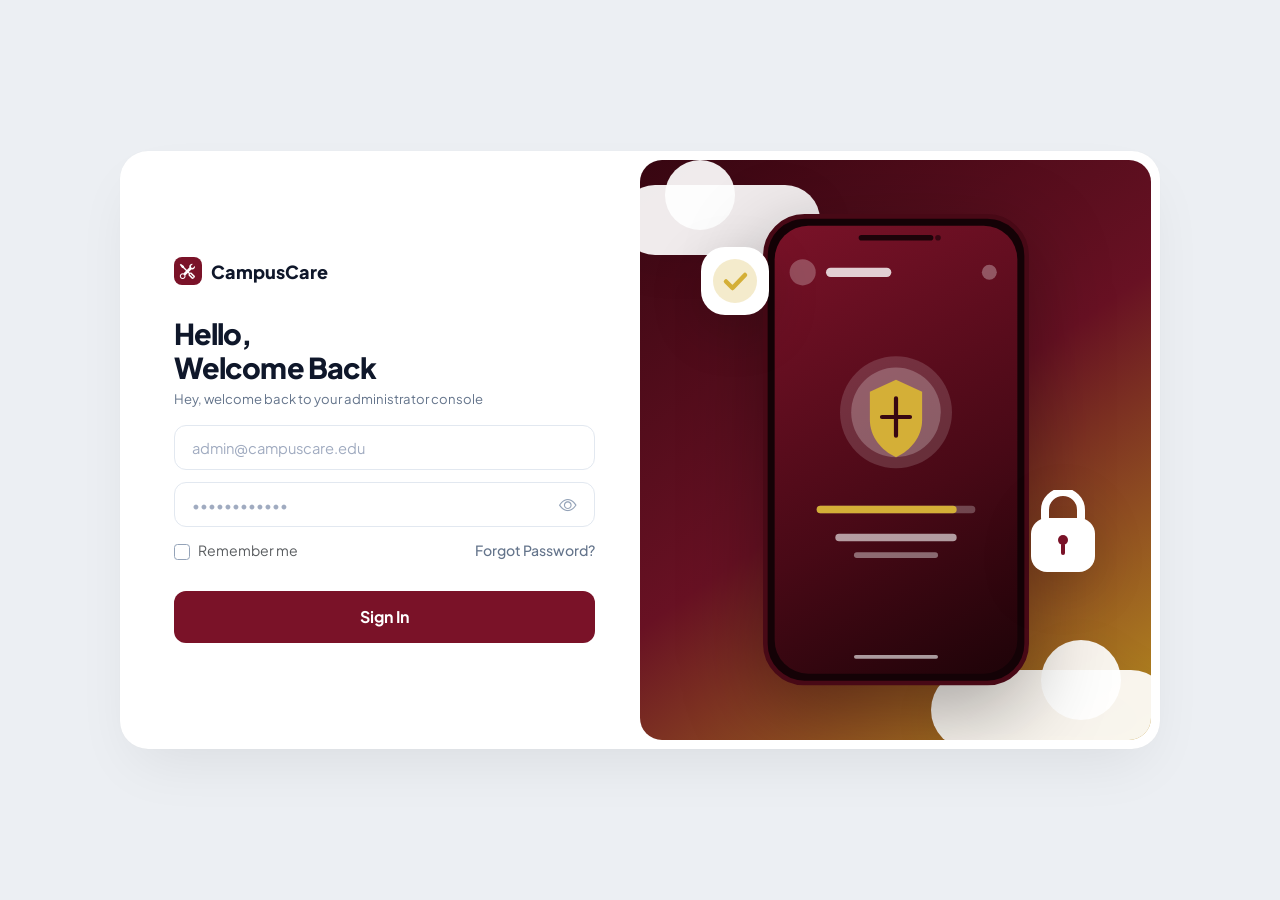
<file: frontend/login-admin.html>
<!DOCTYPE html>
<html lang="en">
<head>
    <meta charset="UTF-8">
    <meta name="viewport" content="width=device-width, initial-scale=1.0">
    <title>Administrator Sign In | CampusCare</title>
    <!-- Bootstrap 5 CSS -->
    <link href="https://cdn.jsdelivr.net/npm/bootstrap@5.3.3/dist/css/bootstrap.min.css" rel="stylesheet">
    <!-- Bootstrap Icons -->
    <link rel="stylesheet" href="https://cdn.jsdelivr.net/npm/bootstrap-icons@1.11.3/font/bootstrap-icons.min.css">
    <!-- Google Fonts -->
    <link rel="preconnect" href="https://fonts.googleapis.com">
    <link rel="preconnect" href="https://fonts.gstatic.com" crossorigin>
    <link href="https://fonts.googleapis.com/css2?family=Plus+Jakarta+Sans:wght@300;400;500;600;700;800&display=swap" rel="stylesheet">
    <!-- Custom Theme Styles -->
    <link rel="stylesheet" href="css/style.css">
</head>
<body>

    <div class="auth-split-container">
        <div class="row g-0 align-items-stretch">

            <!-- LEFT SIDE: FORM -->
            <div class="col-12 col-lg-6">
                <div class="auth-form-side">

                    <!-- Brand Header -->
                    <a href="#" class="brand-title">
                        <span class="brand-icon-box brand-icon-maroon">
                            <i class="bi bi-tools"></i>
                        </span>
                        <span>CampusCare</span>
                    </a>

                    <!-- Dynamic Feedback Toast -->
                    <div id="adminFeedback" class="feedback-box"></div>

                    <!-- SIGN IN VIEW (ADMINISTRATOR ONLY) -->
                    <div id="adminSignInContainer">
                        <h1 class="auth-heading">Hello,<br>Welcome Back</h1>
                        <p class="auth-subheading">Hey, welcome back to your administrator console</p>

                        <form id="adminLoginForm" novalidate>
                            <!-- Email Input -->
                            <div class="form-group-custom">
                                <input type="email" class="form-control-custom input-focus-gold" id="adminEmail" placeholder="admin@campuscare.edu" required autocomplete="username">
                            </div>

                            <!-- Password Input with Toggle -->
                            <div class="form-group-custom input-with-action">
                                <input type="password" class="form-control-custom input-focus-gold" id="adminPassword" placeholder="••••••••••••" required autocomplete="current-password">
                                <button type="button" class="input-action-btn" onclick="togglePasswordVisibility('adminPassword', 'adminEyeIcon')">
                                    <i class="bi bi-eye" id="adminEyeIcon"></i>
                                </button>
                            </div>

                            <!-- Options: Remember Me & Forgot Password -->
                            <div class="auth-options">
                                <div class="form-check m-0 d-flex align-items-center gap-2">
                                    <input class="form-check-input form-check-gold" type="checkbox" id="adminRememberMe">
                                    <label class="form-check-label text-muted" for="adminRememberMe">
                                        Remember me
                                    </label>
                                </div>
                                <a href="#" class="auth-link" onclick="alert('Administrative master password recovery requires database key verification.'); return false;">Forgot Password?</a>
                            </div>

                            <!-- Submit Button -->
                            <button type="submit" id="adminSubmitBtn" class="btn-auth-submit btn-maroon">
                                Sign In
                            </button>
                        </form>
                    </div>

                </div>
            </div>

            <!-- RIGHT SIDE: VISUAL HERO ARTWORK -->
            <div class="col-12 col-lg-6 d-none d-lg-block">
                <div class="auth-visual-side visual-bg-admin">
                    <!-- Fluffy Top Cloud -->
                    <div class="cloud cloud-top-left"></div>

                    <!-- Floating Checkmark Badge -->
                    <div class="floating-badge badge-check">
                        <svg width="68" height="68" viewBox="0 0 68 68" fill="none" xmlns="http://www.w3.org/2000/svg">
                            <rect width="68" height="68" rx="24" fill="#FFFFFF" />
                            <circle cx="34" cy="34" r="22" fill="#D4AF37" fill-opacity="0.25" />
                            <path d="M25 34.5L31.5 41L44 28" stroke="#D4AF37" stroke-width="4.5" stroke-linecap="round" stroke-linejoin="round" />
                        </svg>
                    </div>

                    <!-- Floating Lock Badge -->
                    <div class="floating-badge badge-lock">
                        <svg width="74" height="88" viewBox="0 0 74 88" fill="none" xmlns="http://www.w3.org/2000/svg">
                            <rect x="5" y="28" width="64" height="54" rx="16" fill="#FFFFFF" />
                            <path d="M19 28V20C19 10.0589 27.0589 2 37 2C46.9411 2 55 10.0589 55 20V28" stroke="#FFFFFF" stroke-width="8" stroke-linecap="round" />
                            <circle cx="37" cy="50" r="5" fill="#7A1228" />
                            <path d="M37 55V63" stroke="#7A1228" stroke-width="4" stroke-linecap="round" />
                        </svg>
                    </div>

                    <!-- Smartphone Mockup with Admin Operations Graphic -->
                    <div class="position-relative" style="z-index: 2; width: 280px;">
                        <svg viewBox="0 0 300 520" fill="none" xmlns="http://www.w3.org/2000/svg" style="filter: drop-shadow(0 25px 40px rgba(0, 0, 0, 0.32));">
                            <!-- Phone Body -->
                            <rect x="10" y="10" width="280" height="500" rx="42" fill="#140206" stroke="#480916" stroke-width="5" />
                            <!-- Screen -->
                            <rect x="20" y="20" width="260" height="480" rx="36" fill="url(#screenGradAdmin)" />
                            <!-- Speaker / Camera Notch -->
                            <rect x="110" y="30" width="80" height="6" rx="3" fill="#1C0309" />
                            <circle cx="195" cy="33" r="3" fill="#360612" />

                            <!-- Screen Header -->
                            <circle cx="50" cy="70" r="14" fill="#FFFFFF" fill-opacity="0.25" />
                            <rect x="75" y="65" width="70" height="10" rx="5" fill="#FFFFFF" fill-opacity="0.8" />
                            <circle cx="250" cy="70" r="8" fill="#FFFFFF" fill-opacity="0.3" />

                            <!-- Central Admin Shield Graphic -->
                            <circle cx="150" cy="220" r="60" fill="#FFFFFF" fill-opacity="0.15" />
                            <circle cx="150" cy="220" r="48" fill="#FFFFFF" fill-opacity="0.22" />
                            <path d="M150 185L178 198V228C178 246 166 261 150 268C134 261 122 246 122 228V198L150 185Z" fill="#D4AF37" />
                            <path d="M150 205V245M135 225H165" stroke="#380712" stroke-width="4.5" stroke-linecap="round" />

                            <!-- Progress Bar -->
                            <rect x="65" y="320" width="170" height="8" rx="4" fill="#FFFFFF" fill-opacity="0.25" />
                            <rect x="65" y="320" width="150" height="8" rx="4" fill="#D4AF37" />

                            <!-- Subtext in Screen -->
                            <rect x="85" y="350" width="130" height="8" rx="4" fill="#FFFFFF" fill-opacity="0.6" />
                            <rect x="105" y="370" width="90" height="6" rx="3" fill="#FFFFFF" fill-opacity="0.4" />

                            <!-- Bottom Home Bar -->
                            <rect x="105" y="480" width="90" height="4" rx="2" fill="#FFFFFF" fill-opacity="0.6" />

                            <!-- Gradients -->
                            <defs>
                                <linearGradient id="screenGradAdmin" x1="20" y1="20" x2="280" y2="500" gradientUnits="userSpaceOnUse">
                                    <stop stop-color="#7A1228" />
                                    <stop offset="0.6" stop-color="#480916" />
                                    <stop offset="1" stop-color="#1E0308" />
                                </linearGradient>
                            </defs>
                        </svg>
                    </div>

                    <!-- Fluffy Bottom Cloud -->
                    <div class="cloud cloud-bottom-right"></div>
                </div>
            </div>

        </div>
    </div>

    <!-- Bootstrap 5 JS -->
    <script src="https://cdn.jsdelivr.net/npm/bootstrap@5.3.3/dist/js/bootstrap.bundle.min.js"></script>
    <!-- API Client JS -->
    <script src="js/api.js"></script>

    <script>
        document.getElementById('adminLoginForm').addEventListener('submit', async function(e) {
            e.preventDefault();
            const email = document.getElementById('adminEmail').value.trim();
            const password = document.getElementById('adminPassword').value;
            const submitBtn = document.getElementById('adminSubmitBtn');

            if (!email || !password) {
                showFeedback('adminFeedback', 'Please provide administrator email and password.', 'error');
                return;
            }

            await handleLogin({
                email,
                password,
                portalRole: 'admin',
                feedbackId: 'adminFeedback',
                submitBtn
            });
        });
    </script>
</body>
</html>
</file>
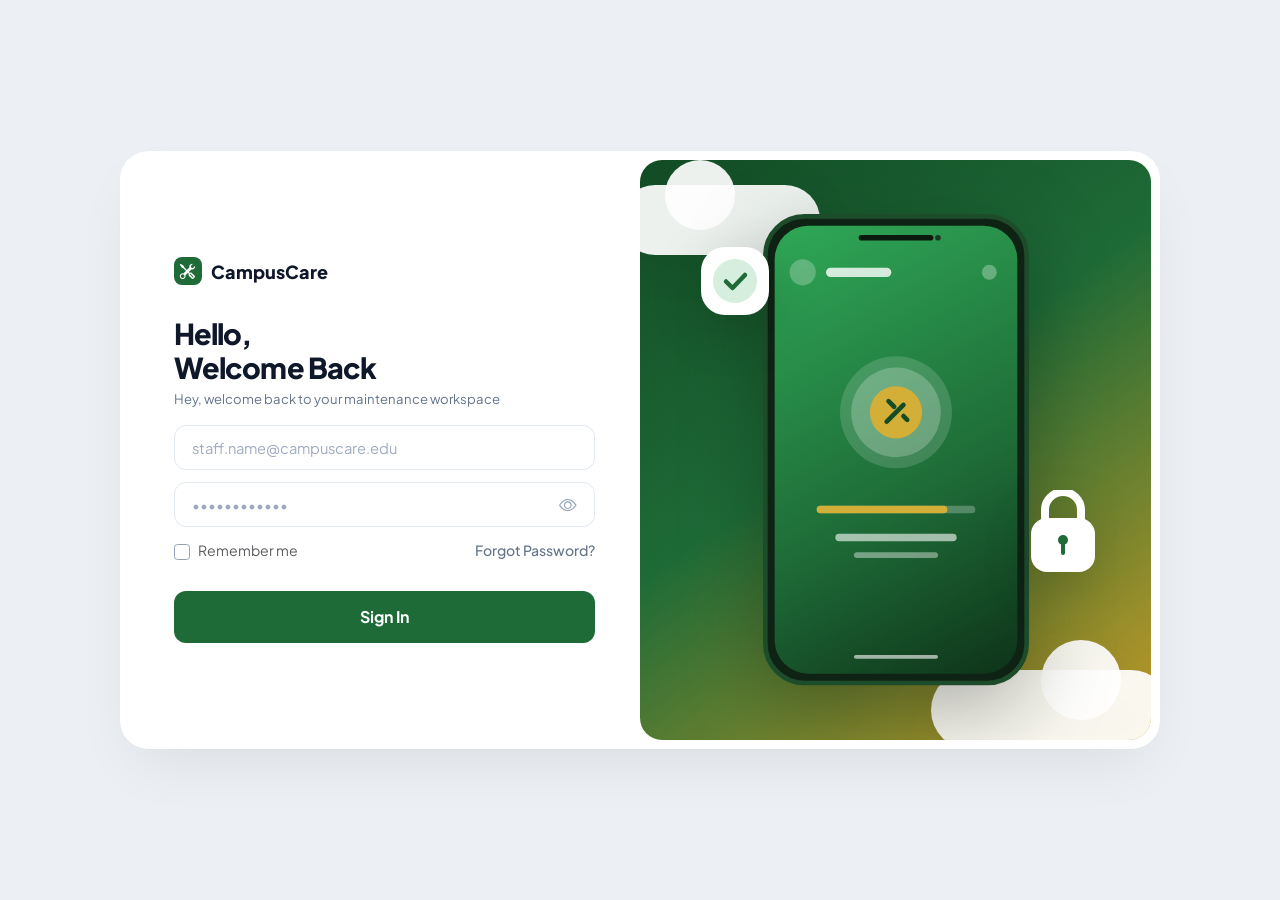
<file: frontend/login-maintenance.html>
<!DOCTYPE html>
<html lang="en">
<head>
    <meta charset="UTF-8">
    <meta name="viewport" content="width=device-width, initial-scale=1.0">
    <title>Maintenance Staff Sign In | CampusCare</title>
    <!-- Bootstrap 5 CSS -->
    <link href="https://cdn.jsdelivr.net/npm/bootstrap@5.3.3/dist/css/bootstrap.min.css" rel="stylesheet">
    <!-- Bootstrap Icons -->
    <link rel="stylesheet" href="https://cdn.jsdelivr.net/npm/bootstrap-icons@1.11.3/font/bootstrap-icons.min.css">
    <!-- Google Fonts -->
    <link rel="preconnect" href="https://fonts.googleapis.com">
    <link rel="preconnect" href="https://fonts.gstatic.com" crossorigin>
    <link href="https://fonts.googleapis.com/css2?family=Plus+Jakarta+Sans:wght@300;400;500;600;700;800&display=swap" rel="stylesheet">
    <!-- Custom Theme Styles -->
    <link rel="stylesheet" href="css/style.css">
</head>
<body>

    <div class="auth-split-container">
        <div class="row g-0 align-items-stretch">

            <!-- LEFT SIDE: FORM -->
            <div class="col-12 col-lg-6">
                <div class="auth-form-side">

                    <!-- Brand Header -->
                    <a href="#" class="brand-title">
                        <span class="brand-icon-box brand-icon-green">
                            <i class="bi bi-tools"></i>
                        </span>
                        <span>CampusCare</span>
                    </a>

                    <!-- Dynamic Feedback Toast -->
                    <div id="maintFeedback" class="feedback-box"></div>

                    <!-- SIGN IN VIEW (MAINTENANCE ONLY) -->
                    <div id="maintSignInContainer">
                        <h1 class="auth-heading">Hello,<br>Welcome Back</h1>
                        <p class="auth-subheading">Hey, welcome back to your maintenance workspace</p>

                        <form id="maintLoginForm" novalidate>
                            <!-- Email Input -->
                            <div class="form-group-custom">
                                <input type="email" class="form-control-custom input-focus-green" id="maintEmail" placeholder="staff.name@campuscare.edu" required autocomplete="username">
                            </div>

                            <!-- Password Input with Toggle -->
                            <div class="form-group-custom input-with-action">
                                <input type="password" class="form-control-custom input-focus-green" id="maintPassword" placeholder="••••••••••••" required autocomplete="current-password">
                                <button type="button" class="input-action-btn" onclick="togglePasswordVisibility('maintPassword', 'maintEyeIcon')">
                                    <i class="bi bi-eye" id="maintEyeIcon"></i>
                                </button>
                            </div>

                            <!-- Options: Remember Me & Forgot Password -->
                            <div class="auth-options">
                                <div class="form-check m-0 d-flex align-items-center gap-2">
                                    <input class="form-check-input form-check-green" type="checkbox" id="maintRememberMe">
                                    <label class="form-check-label text-muted" for="maintRememberMe">
                                        Remember me
                                    </label>
                                </div>
                                <a href="#" class="auth-link" onclick="alert('Please contact your Facilities Supervisor to reset your credentials.'); return false;">Forgot Password?</a>
                            </div>

                            <!-- Submit Button -->
                            <button type="submit" id="maintSubmitBtn" class="btn-auth-submit btn-green">
                                Sign In
                            </button>
                        </form>
                    </div>

                </div>
            </div>

            <!-- RIGHT SIDE: VISUAL HERO ARTWORK -->
            <div class="col-12 col-lg-6 d-none d-lg-block">
                <div class="auth-visual-side visual-bg-maintenance">
                    <!-- Fluffy Top Cloud -->
                    <div class="cloud cloud-top-left"></div>

                    <!-- Floating Checkmark Badge -->
                    <div class="floating-badge badge-check">
                        <svg width="68" height="68" viewBox="0 0 68 68" fill="none" xmlns="http://www.w3.org/2000/svg">
                            <rect width="68" height="68" rx="24" fill="#FFFFFF" />
                            <circle cx="34" cy="34" r="22" fill="#2FA857" fill-opacity="0.2" />
                            <path d="M25 34.5L31.5 41L44 28" stroke="#1E6B37" stroke-width="4.5" stroke-linecap="round" stroke-linejoin="round" />
                        </svg>
                    </div>

                    <!-- Floating Lock Badge -->
                    <div class="floating-badge badge-lock">
                        <svg width="74" height="88" viewBox="0 0 74 88" fill="none" xmlns="http://www.w3.org/2000/svg">
                            <rect x="5" y="28" width="64" height="54" rx="16" fill="#FFFFFF" />
                            <path d="M19 28V20C19 10.0589 27.0589 2 37 2C46.9411 2 55 10.0589 55 20V28" stroke="#FFFFFF" stroke-width="8" stroke-linecap="round" />
                            <circle cx="37" cy="50" r="5" fill="#1E6B37" />
                            <path d="M37 55V63" stroke="#1E6B37" stroke-width="4" stroke-linecap="round" />
                        </svg>
                    </div>

                    <!-- Smartphone Mockup with Maintenance Graphic -->
                    <div class="position-relative" style="z-index: 2; width: 280px;">
                        <svg viewBox="0 0 300 520" fill="none" xmlns="http://www.w3.org/2000/svg" style="filter: drop-shadow(0 25px 40px rgba(0, 0, 0, 0.28));">
                            <!-- Phone Body -->
                            <rect x="10" y="10" width="280" height="500" rx="42" fill="#0E2314" stroke="#1D4C2B" stroke-width="5" />
                            <!-- Screen -->
                            <rect x="20" y="20" width="260" height="480" rx="36" fill="url(#screenGradMaint)" />
                            <!-- Speaker / Camera Notch -->
                            <rect x="110" y="30" width="80" height="6" rx="3" fill="#0B1A0E" />
                            <circle cx="195" cy="33" r="3" fill="#1C3822" />

                            <!-- Screen Header -->
                            <circle cx="50" cy="70" r="14" fill="#FFFFFF" fill-opacity="0.25" />
                            <rect x="75" y="65" width="70" height="10" rx="5" fill="#FFFFFF" fill-opacity="0.8" />
                            <circle cx="250" cy="70" r="8" fill="#FFFFFF" fill-opacity="0.3" />

                            <!-- Central Maintenance Tools Circle -->
                            <circle cx="150" cy="220" r="60" fill="#FFFFFF" fill-opacity="0.15" />
                            <circle cx="150" cy="220" r="48" fill="#FFFFFF" fill-opacity="0.22" />
                            <!-- Wrench & Gear Graphic -->
                            <circle cx="150" cy="220" r="28" fill="#D4AF37" />
                            <path d="M142 208L148 214M158 224L162 228" stroke="#134C25" stroke-width="5" stroke-linecap="round" />
                            <path d="M140 230L158 212" stroke="#134C25" stroke-width="5" stroke-linecap="round" />

                            <!-- Progress Bar -->
                            <rect x="65" y="320" width="170" height="8" rx="4" fill="#FFFFFF" fill-opacity="0.25" />
                            <rect x="65" y="320" width="140" height="8" rx="4" fill="#D4AF37" />

                            <!-- Subtext in Screen -->
                            <rect x="85" y="350" width="130" height="8" rx="4" fill="#FFFFFF" fill-opacity="0.6" />
                            <rect x="105" y="370" width="90" height="6" rx="3" fill="#FFFFFF" fill-opacity="0.4" />

                            <!-- Bottom Home Bar -->
                            <rect x="105" y="480" width="90" height="4" rx="2" fill="#FFFFFF" fill-opacity="0.6" />

                            <!-- Gradients -->
                            <defs>
                                <linearGradient id="screenGradMaint" x1="20" y1="20" x2="280" y2="500" gradientUnits="userSpaceOnUse">
                                    <stop stop-color="#2FA857" />
                                    <stop offset="0.6" stop-color="#1E6B37" />
                                    <stop offset="1" stop-color="#0E3319" />
                                </linearGradient>
                            </defs>
                        </svg>
                    </div>

                    <!-- Fluffy Bottom Cloud -->
                    <div class="cloud cloud-bottom-right"></div>
                </div>
            </div>

        </div>
    </div>

    <!-- Bootstrap 5 JS -->
    <script src="https://cdn.jsdelivr.net/npm/bootstrap@5.3.3/dist/js/bootstrap.bundle.min.js"></script>
    <!-- API Client JS -->
    <script src="js/api.js"></script>

    <script>
        document.getElementById('maintLoginForm').addEventListener('submit', async function(e) {
            e.preventDefault();
            const email = document.getElementById('maintEmail').value.trim();
            const password = document.getElementById('maintPassword').value;
            const submitBtn = document.getElementById('maintSubmitBtn');

            if (!email || !password) {
                showFeedback('maintFeedback', 'Please provide both your official email and password.', 'error');
                return;
            }

            await handleLogin({
                email,
                password,
                portalRole: 'maintenance',
                feedbackId: 'maintFeedback',
                submitBtn
            });
        });
    </script>
</body>
</html>
</file>
<file: frontend/css/style.css>
:root {
    /* Primary Color Palette */
    --cc-maroon: #7A1228;
    --cc-maroon-dark: #520A1A;
    --cc-maroon-light: #9B1B36;
    --cc-maroon-soft: #FBF0F2;

    --cc-gold: #D4AF37;
    --cc-gold-dark: #B88E1F;
    --cc-gold-light: #F6E7B4;
    --cc-gold-soft: #FCF9EE;

    --cc-green: #1E6B37;
    --cc-green-dark: #134C25;
    --cc-green-light: #2FA857;
    --cc-green-soft: #EEF8F1;

    --cc-white: #FFFFFF;
    --cc-gray-50: #F8FAFC;
    --cc-gray-100: #F1F5F9;
    --cc-gray-200: #E2E8F0;
    --cc-gray-400: #94A3B8;
    --cc-gray-500: #64748B;
    --cc-gray-700: #334155;
    --cc-gray-900: #0F172A;

    --cc-radius-card: 28px;
    --cc-radius-inner: 22px;
    --cc-radius-input: 12px;
}

* {
    box-sizing: border-box;
}

body {
    font-family: 'Plus Jakarta Sans', system-ui, -apple-system, sans-serif;
    background-color: #ECEFF3;
    color: var(--cc-gray-900);
    min-height: 100vh;
    display: flex;
    align-items: center;
    justify-content: center;
    padding: clamp(0.5rem, 1.5vh, 1.25rem) 1rem;
    margin: 0;
}

@media (min-width: 992px) {
    body {
        height: 100vh;
        overflow-y: auto;
    }
}

/* Master Split Card Container */
.auth-split-container {
    width: 100%;
    max-width: 1040px;
    background: var(--cc-white);
    border-radius: var(--cc-radius-card);
    box-shadow: 0 25px 60px -15px rgba(0, 0, 0, 0.08), 0 0 1px rgba(0, 0, 0, 0.05);
    overflow: hidden;
    padding: clamp(0.5rem, 1vh, 0.85rem);
    margin: auto;
    max-height: calc(100vh - clamp(1rem, 3vh, 2.5rem));
}

/* Form Left Side */
.auth-form-side {
    padding: clamp(1.25rem, 2.5vh, 2.25rem) clamp(1.5rem, 3vw, 2.5rem);
    display: flex;
    flex-direction: column;
    justify-content: center;
    min-height: 100%;
    overflow-y: auto;
}

@media (min-width: 992px) {
    .auth-form-side {
        padding: clamp(1.5rem, 2.8vh, 2.6rem) clamp(1.75rem, 3.5vw, 2.85rem);
    }
}

/* Brand Header */
.brand-title {
    display: inline-flex;
    align-items: center;
    gap: 0.6rem;
    font-size: clamp(1.05rem, 2vh, 1.15rem);
    font-weight: 800;
    color: var(--cc-gray-900);
    text-decoration: none;
    margin-bottom: clamp(2.0rem, 1.8vh, 1.5rem);
}

.brand-icon-box {
    width: 28px;
    height: 28px;
    border-radius: 8px;
    display: inline-flex;
    align-items: center;
    justify-content: center;
    font-size: 0.95rem;
    color: #FFFFFF;
}

.brand-icon-maroon {
    background: var(--cc-maroon);
}

.brand-icon-green {
    background: var(--cc-green);
}

.brand-icon-gold {
    background: #2D050D;
    color: var(--cc-gold);
}

/* Headings */
.auth-heading {
    font-size: clamp(1.65rem, 3.2vh, 2.15rem);
    font-weight: 800;
    line-height: 1.16;
    color: var(--cc-gray-900);
    margin-bottom: clamp(0.2rem, 0.6vh, 0.4rem);
    letter-spacing: -0.03em;
}

.auth-subheading {
    font-size: clamp(0.82rem, 1.4vh, 0.9rem);
    color: var(--cc-gray-500);
    margin-bottom: clamp(0.85rem, 1.8vh, 1.4rem);
    font-weight: 400;
}

/* Clean Form Inputs */
.form-group-custom {
    margin-bottom: clamp(0.65rem, 1.3vh, 1rem);
    position: relative;
}

.form-control-custom,
.form-select-custom {
    width: 100%;
    height: clamp(42px, 5vh, 48px);
    padding: 0.6rem 1.05rem;
    font-size: clamp(0.88rem, 1.5vh, 0.94rem);
    color: var(--cc-gray-900);
    background-color: var(--cc-white);
    border: 1.5px solid var(--cc-gray-200);
    border-radius: var(--cc-radius-input);
    transition: all 0.2s ease-in-out;
}

.form-control-custom::placeholder {
    color: #A0ABC0;
    font-size: 0.92rem;
}

.form-control-custom:focus,
.form-select-custom:focus {
    outline: none;
    border-color: var(--cc-maroon);
    box-shadow: 0 0 0 4px rgba(122, 18, 40, 0.1);
}

/* Maintenance specific focus */
.input-focus-green:focus {
    border-color: var(--cc-green) !important;
    box-shadow: 0 0 0 4px rgba(30, 107, 55, 0.12) !important;
}

/* Admin specific focus */
.input-focus-gold:focus {
    border-color: var(--cc-gold-dark) !important;
    box-shadow: 0 0 0 4px rgba(212, 175, 55, 0.18) !important;
}

/* Input with action button (password toggle) */
.input-with-action {
    position: relative;
}

.input-action-btn {
    position: absolute;
    right: 14px;
    top: 50%;
    transform: translateY(-50%);
    background: none;
    border: none;
    color: var(--cc-gray-400);
    cursor: pointer;
    padding: 4px;
    display: flex;
    align-items: center;
    justify-content: center;
    font-size: 1.1rem;
    transition: color 0.15s ease;
}

.input-action-btn:hover {
    color: var(--cc-gray-700);
}

/* Checkbox & Forgot Link */
.auth-options {
    display: flex;
    align-items: center;
    justify-content: space-between;
    margin-bottom: 1.75rem;
    font-size: 0.88rem;
}

.form-check-input {
    border-radius: 6px;
    border: 1.5px solid var(--cc-gray-400);
    width: 1.15em;
    height: 1.15em;
    margin-top: 0.15em;
    cursor: pointer;
}

.form-check-input:checked {
    background-color: var(--cc-maroon);
    border-color: var(--cc-maroon);
}

.form-check-green:checked {
    background-color: var(--cc-green) !important;
    border-color: var(--cc-green) !important;
}

.form-check-gold:checked {
    background-color: var(--cc-gold-dark) !important;
    border-color: var(--cc-gold-dark) !important;
}

.auth-link {
    color: var(--cc-gray-500);
    text-decoration: none;
    font-weight: 500;
    transition: color 0.15s ease;
}

.auth-link:hover {
    color: var(--cc-maroon);
    text-decoration: underline;
}

/* Primary Sign In Button */
.btn-auth-submit {
    width: 100%;
    height: 52px;
    border-radius: var(--cc-radius-input);
    font-weight: 700;
    font-size: 1rem;
    border: none;
    cursor: pointer;
    transition: all 0.2s ease-in-out;
    display: flex;
    align-items: center;
    justify-content: center;
    color: #FFFFFF;
}

.btn-maroon {
    background: var(--cc-maroon);
}

.btn-maroon:hover {
    background: var(--cc-maroon-dark);
    transform: translateY(-1px);
    box-shadow: 0 8px 20px rgba(122, 18, 40, 0.25);
}

.btn-green {
    background: var(--cc-green);
}

.btn-green:hover {
    background: var(--cc-green-dark);
    transform: translateY(-1px);
    box-shadow: 0 8px 20px rgba(30, 107, 55, 0.25);
}

.btn-gold {
    background: linear-gradient(135deg, #C59B27 0%, #A87D18 100%);
    color: #FFFFFF;
}

.btn-gold:hover {
    background: linear-gradient(135deg, #D4AF37 0%, #B88E1F 100%);
    transform: translateY(-1px);
    box-shadow: 0 8px 20px rgba(212, 175, 55, 0.3);
}

/* Bottom Sign Up / Sign In Toggle Text */
.auth-bottom-text {
    margin-top: 2rem;
    text-align: left;
    font-size: 0.92rem;
    color: var(--cc-gray-500);
}

.auth-bottom-text a {
    color: var(--cc-maroon);
    font-weight: 700;
    text-decoration: none;
    transition: all 0.15s ease;
}

.auth-bottom-text a:hover {
    text-decoration: underline;
}

/* Right Illustration Banner */
.auth-visual-side {
    border-radius: var(--cc-radius-inner);
    height: 100%;
    min-height: 580px;
    position: relative;
    overflow: hidden;
    display: flex;
    align-items: center;
    justify-content: center;
    padding: 2.5rem;
}

/* Distinct Themes for Right Side */
.visual-bg-user {
    background: linear-gradient(180deg, #70121B 0%, #87281B 30%, #9E3D1A 60%, #AE4B1A 80%, #C5601A 100%);
    padding: 0;
}

/* User Login Illustration PNG Layout (Matches Figma Design) */
.cloud-user-top-left {
    position: absolute;
    top: 30px;
    left: -20px;
    width: 170px;
    height: 50px;
    background: rgba(255, 255, 255, 0.82);
    border-radius: 100px;
    z-index: 1;
    pointer-events: none;
}

.cloud-user-top-left::after {
    content: '';
    position: absolute;
    top: -24px;
    left: 32px;
    width: 64px;
    height: 64px;
    background: rgba(255, 255, 255, 0.82);
    border-radius: 50%;
}

.cloud-user-top-right {
    position: absolute;
    top: 30px;
    right: -25px;
    width: 225px;
    height: auto;
    z-index: 1;
    pointer-events: none;
    user-select: none;
    animation: cloudDrift 6s ease-in-out infinite;
}

@keyframes cloudDrift {
    0% {
        transform: translateX(0px);
    }

    50% {
        transform: translateX(-18px);
    }

    100% {
        transform: translateX(0px);
    }
}

.user-pana-illustration {
    position: relative;
    z-index: 2;
    width: 70%;
    max-width: 350px;
    height: auto;
    display: block;
    margin-top: 50px;
    user-select: none;
    filter: drop-shadow(0 14px 28px rgba(0, 0, 0, 0.16));
}

.ellipse-user-bottom-left {
    position: absolute;
    bottom: 35px;
    left: 0;
    width: 58px;
    height: auto;
    z-index: 1;
    pointer-events: none;
    user-select: none;
}

.rect-user-bottom-right {
    position: absolute;
    bottom: 25px;
    right: -20px;
    width: 285px;
    height: auto;
    z-index: 1;
    pointer-events: none;
    user-select: none;
}

.visual-bg-maintenance {
    background: linear-gradient(145deg, #134C25 0%, #1E6B37 45%, #C59B27 100%);
}

.visual-bg-admin {
    background: linear-gradient(145deg, #380712 0%, #681123 50%, #B88E1F 100%);
}

/* Floating Elements & Clouds in Visual Side */
.cloud {
    position: absolute;
    background: rgba(255, 255, 255, 0.92);
    border-radius: 100px;
    filter: drop-shadow(0 10px 20px rgba(0, 0, 0, 0.06));
    z-index: 1;
}

.cloud-top-left {
    top: 25px;
    left: -20px;
    width: 200px;
    height: 70px;
}

.cloud-top-left::after {
    content: '';
    position: absolute;
    top: -25px;
    left: 45px;
    width: 70px;
    height: 70px;
    background: rgba(255, 255, 255, 0.92);
    border-radius: 50%;
}

.cloud-bottom-right {
    bottom: -10px;
    right: -20px;
    width: 240px;
    height: 80px;
}

.cloud-bottom-right::after {
    content: '';
    position: absolute;
    top: -30px;
    right: 50px;
    width: 80px;
    height: 80px;
    background: rgba(255, 255, 255, 0.92);
    border-radius: 50%;
}

/* Floating Illustration Badges */
.floating-badge {
    position: absolute;
    z-index: 3;
    animation: floatAnim 4s ease-in-out infinite;
    filter: drop-shadow(0 15px 25px rgba(0, 0, 0, 0.16));
}

.badge-check {
    top: 15%;
    left: 12%;
    animation-delay: 0s;
}

.badge-lock {
    bottom: 28%;
    right: 10%;
    animation-delay: 1.5s;
}

@keyframes floatAnim {

    0%,
    100% {
        transform: translateY(0px) rotate(0deg);
    }

    50% {
        transform: translateY(-10px) rotate(1deg);
    }
}

/* Feedback Toast Box */
.feedback-box {
    border-radius: var(--cc-radius-input);
    padding: 0.85rem 1.1rem;
    font-size: 0.88rem;
    margin-bottom: 1.25rem;
    display: none;
    align-items: center;
    gap: 0.65rem;
}

.feedback-box.error {
    background-color: #FEF2F2;
    color: #991B1B;
    border: 1px solid #FCA5A5;
    display: flex;
}

.feedback-box.success {
    background-color: var(--cc-green-soft);
    color: var(--cc-green-dark);
    border: 1px solid #A7F3D0;
    display: flex;
}
</file>
